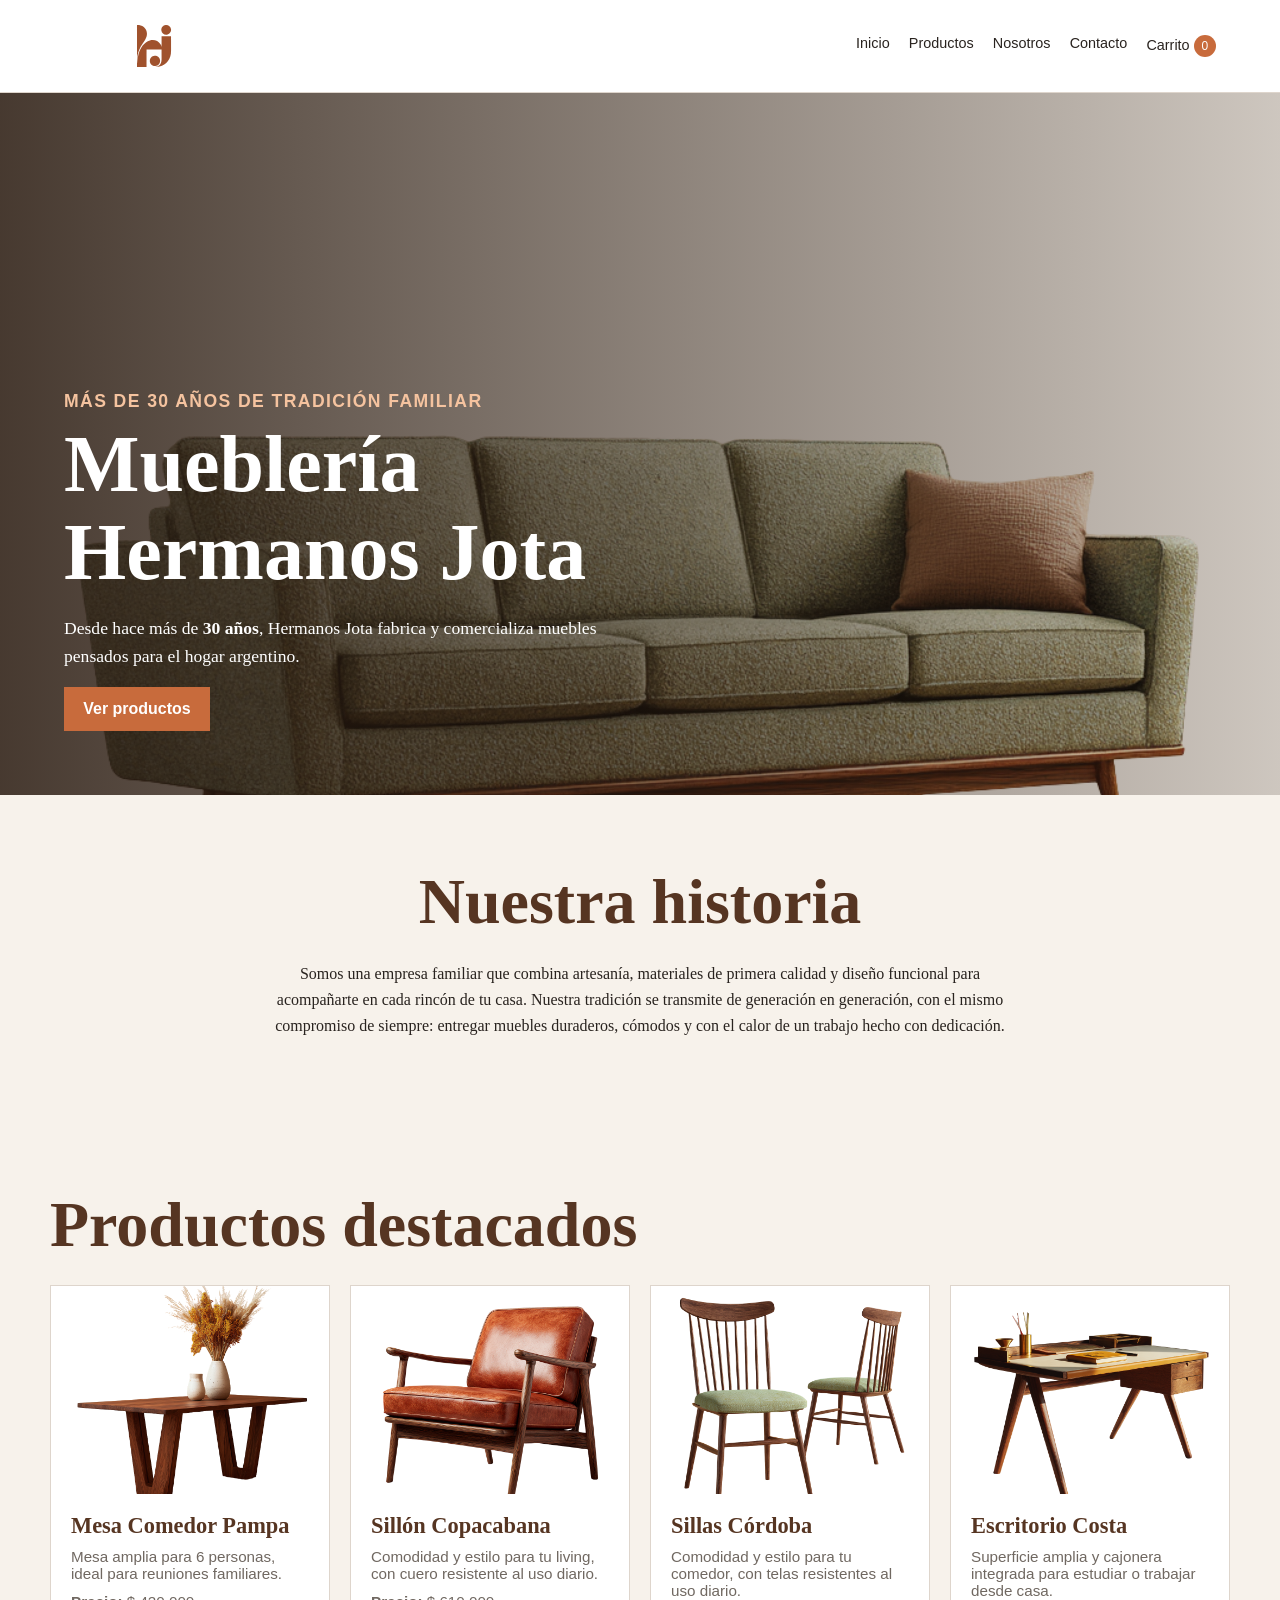
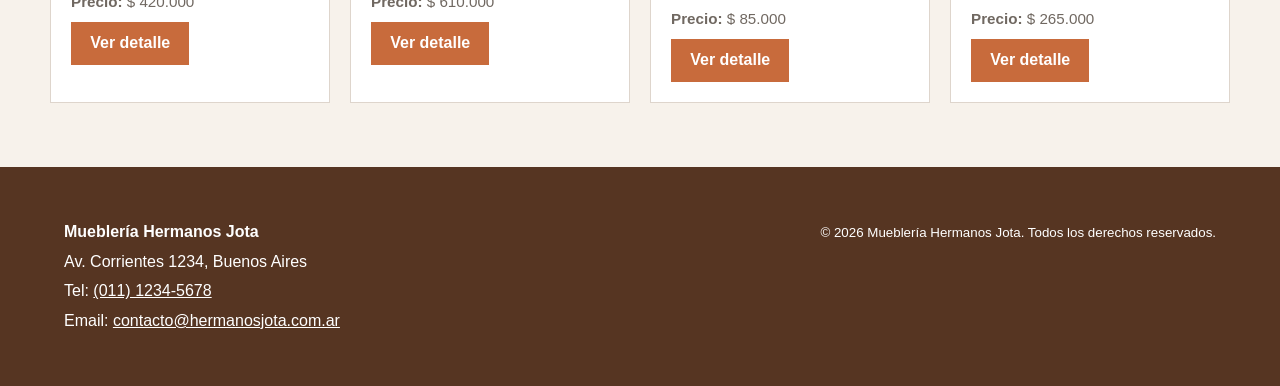
<file: index.html>
<!DOCTYPE html>
<html lang="es">

<head>
    <meta charset="UTF-8">
    <meta name="viewport" content="width=device-width, initial-scale=1.0">
    <meta name="description"
        content="Mueblería Hermanos Jota — Muebles de calidad con más de 30 años de tradición familiar.">
    <title>Mueblería Hermanos Jota | Inicio</title>
    <link rel="stylesheet" href="style.css">
</head>

<body>

    <header class="encabezado">
        <a href="index.html" aria-label="Ir al inicio">
            <img src="Kit de imágenes/logo.svg" alt="Logo de Mueblería Hermanos Jota" width="180" height="60">
        </a>

        <nav aria-label="Navegación principal">
            <ul class="navegacion">
                <li><a href="index.html">Inicio</a></li>
                <li><a href="productos.html">Productos</a></li>
                <li><a href="#nosotros">Nosotros</a></li>
                <li><a href="contacto.html">Contacto</a></li>
                <li><a href="carrito.html">Carrito <span id="contador-carrito">0</span></a></li>
            </ul>
        </nav>
    </header>

    <main>
        <section class="hero">
            <div class="hero-contenido">
                <p class="etiqueta">Más de 30 años de tradición familiar</p>

                <h1>Mueblería Hermanos Jota</h1>

                <p>
                    Desde hace más de <strong>30 años</strong>, Hermanos Jota fabrica
                    y comercializa muebles pensados para el hogar argentino.
                </p>

                <a class="boton" href="#productos-destacados">
                    Ver productos
                </a>
            </div>
        </section>

        <section id="nosotros" class="seccion-nosotros">
            <h2>Nuestra historia</h2>

            <p>
                Somos una empresa familiar que combina artesanía, materiales de
                primera calidad y diseño funcional para acompañarte en cada rincón
                de tu casa. Nuestra tradición se transmite de generación en
                generación, con el mismo compromiso de siempre: entregar muebles
                duraderos, cómodos y con el calor de un trabajo hecho con dedicación.
            </p>
        </section>

        <section id="productos-destacados" class="seccion-productos">
            <h2>Productos destacados</h2>

            <div class="grilla-productos">
                <p class="cargando">Cargando productos destacados...</p>
            </div>
        </section>
    </main>

    <footer id="contacto" class="pie">
        <address>
            <p><strong>Mueblería Hermanos Jota</strong></p>
            <p>Av. Corrientes 1234, Buenos Aires</p>
            <p>Tel: <a href="tel:+541112345678">(011) 1234-5678</a></p>
            <p>
                Email:
                <a href="mailto:contacto@hermanosjota.com.ar">
                    contacto@hermanosjota.com.ar
                </a>
            </p>
        </address>

        <p>
            <small>
                &copy; 2026 Mueblería Hermanos Jota.
                Todos los derechos reservados.
            </small>
        </p>
    </footer>

    <script src="js/productos.js"></script>
    <script src="js/carrito.js"></script>
    <script src="js/inicio.js"></script>
</body>

</html>
</file>
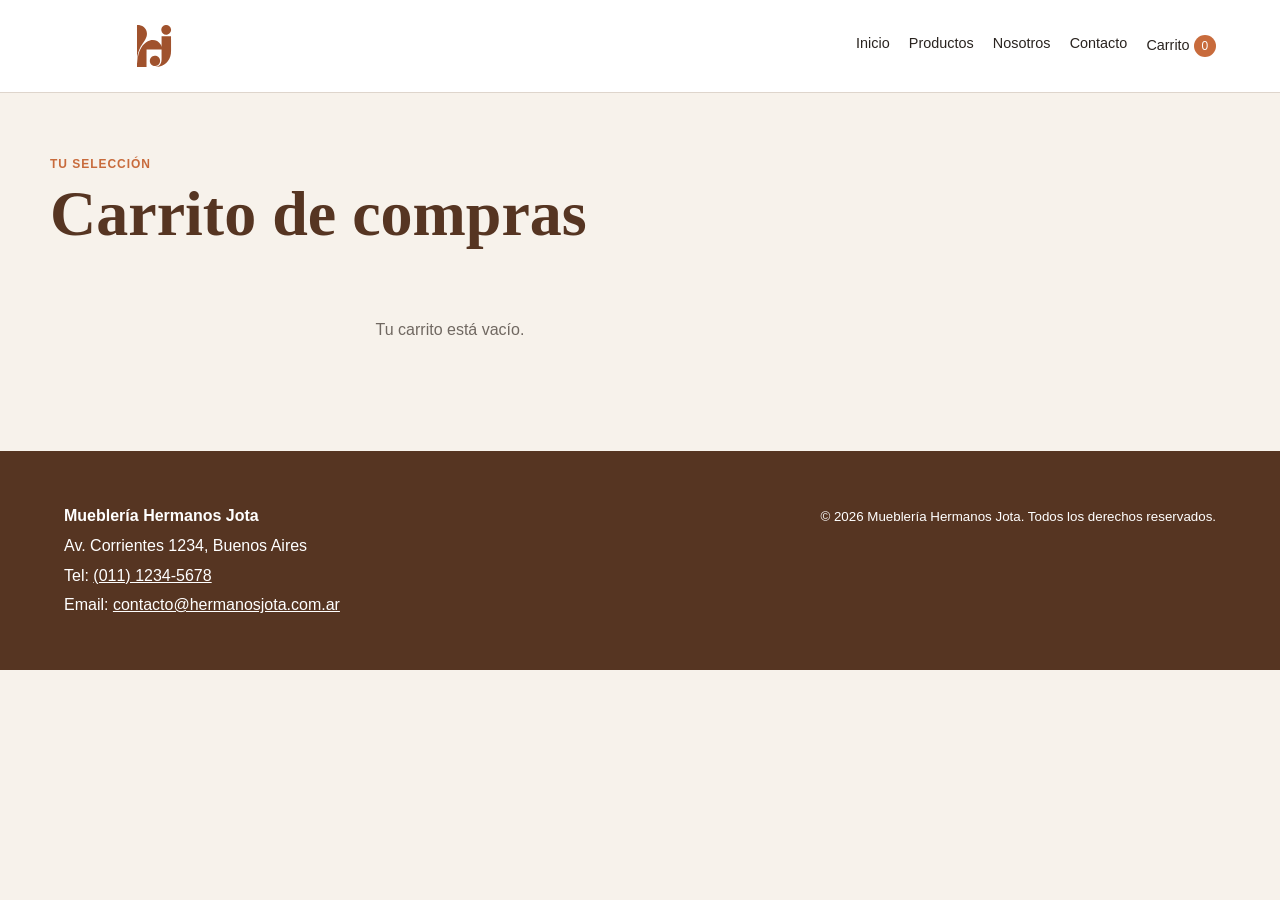
<file: carrito.html>
<!DOCTYPE html>
<html lang="es">

<head>
    <meta charset="UTF-8">
    <meta name="viewport" content="width=device-width, initial-scale=1.0">
    <meta name="description" content="Carrito de compras de Mueblería Hermanos Jota.">
    <title>Mueblería Hermanos Jota | Carrito</title>
    <link rel="stylesheet" href="style.css">
</head>

<body>

    <header class="encabezado">
        <a href="index.html" aria-label="Ir al inicio">
            <img src="Kit de imágenes/logo.svg" alt="Logo de Mueblería Hermanos Jota" width="180" height="60">
        </a>

        <nav aria-label="Navegación principal">
            <ul class="navegacion">
                <li><a href="index.html">Inicio</a></li>
                <li><a href="productos.html">Productos</a></li>
                <li><a href="index.html#nosotros">Nosotros</a></li>
                <li><a href="contacto.html">Contacto</a></li>
                <li><a href="carrito.html" aria-current="page">Carrito <span id="contador-carrito">0</span></a></li>
            </ul>
        </nav>
    </header>

    <main class="seccion-productos">
        <p class="etiqueta">Tu selección</p>
        <h1>Carrito de compras</h1>

        <div id="contenido-carrito" class="contenido-carrito">
            <p class="cargando">Cargando carrito...</p>
        </div>
    </main>

    <footer class="pie">
        <address>
            <p><strong>Mueblería Hermanos Jota</strong></p>
            <p>Av. Corrientes 1234, Buenos Aires</p>
            <p>Tel: <a href="tel:+541112345678">(011) 1234-5678</a></p>
            <p>
                Email:
                <a href="mailto:contacto@hermanosjota.com.ar">
                    contacto@hermanosjota.com.ar
                </a>
            </p>
        </address>

        <p>
            <small>&copy; 2026 Mueblería Hermanos Jota. Todos los derechos reservados.</small>
        </p>
    </footer>

    <script src="js/productos.js"></script>
    <script src="js/carrito.js"></script>
</body>

</html>
</file>
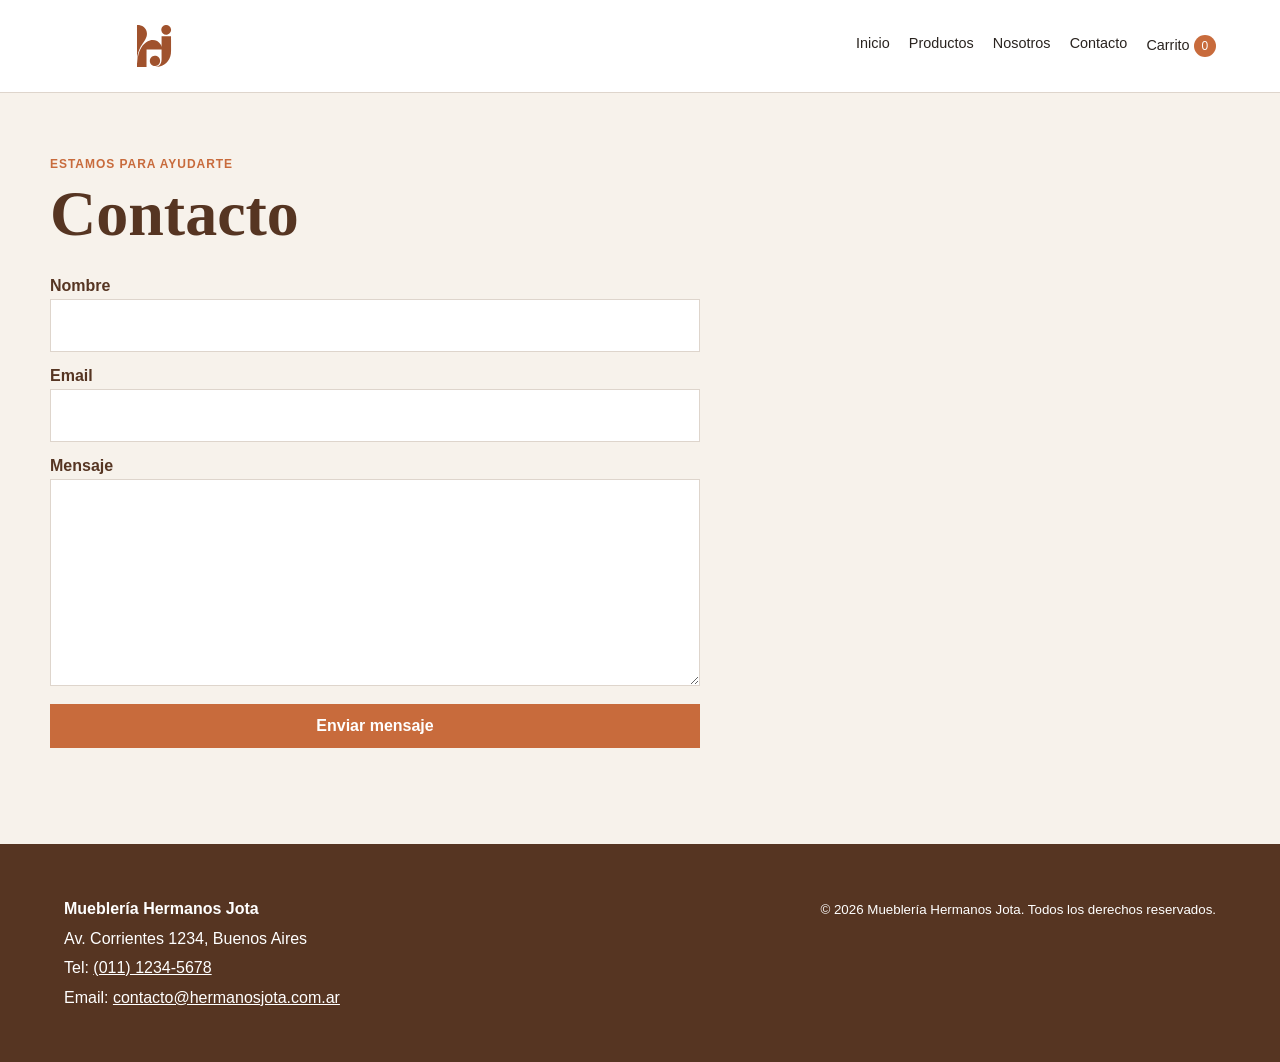
<file: contacto.html>
<!DOCTYPE html>
<html lang="es">

<head>
    <meta charset="UTF-8">
    <meta name="viewport" content="width=device-width, initial-scale=1.0">
    <meta name="description" content="Contacto de Mueblería Hermanos Jota.">
    <title>Mueblería Hermanos Jota | Contacto</title>
    <link rel="stylesheet" href="style.css">
</head>

<body>

    <header class="encabezado">
        <a href="index.html" aria-label="Ir al inicio">
            <img src="Kit de imágenes/logo.svg" alt="Logo de Mueblería Hermanos Jota" width="180" height="60">
        </a>

        <nav aria-label="Navegación principal">
            <ul class="navegacion">
                <li><a href="index.html">Inicio</a></li>
                <li><a href="productos.html">Productos</a></li>
                <li><a href="index.html#nosotros">Nosotros</a></li>
                <li><a href="contacto.html" aria-current="page">Contacto</a></li>
                <li><a href="carrito.html">Carrito <span id="contador-carrito">0</span></a></li>
            </ul>
        </nav>
    </header>

    <main class="seccion-contacto">
        <p class="etiqueta">Estamos para ayudarte</p>
        <h1>Contacto</h1>

        <form class="formulario-contacto">
            <div>
                <label for="nombre">Nombre</label>
                <input type="text" id="nombre" name="nombre" required>
            </div>

            <div>
                <label for="email">Email</label>
                <input type="email" id="email" name="email" required>
            </div>

            <div>
                <label for="mensaje">Mensaje</label>
                <textarea id="mensaje" name="mensaje" rows="7" required></textarea>
            </div>

            <button class="boton" type="submit">
                Enviar mensaje
            </button>

            <p id="mensaje-error" class="mensaje-error" hidden></p>
            <p id="mensaje-exito" class="mensaje-exito" hidden>
                Mensaje enviado correctamente.
            </p>
        </form>
    </main>

    <footer class="pie">
        <address>
            <p><strong>Mueblería Hermanos Jota</strong></p>
            <p>Av. Corrientes 1234, Buenos Aires</p>
            <p>Tel: <a href="tel:+541112345678">(011) 1234-5678</a></p>
            <p>
                Email:
                <a href="mailto:contacto@hermanosjota.com.ar">
                    contacto@hermanosjota.com.ar
                </a>
            </p>
        </address>

        <p>
            <small>&copy; 2026 Mueblería Hermanos Jota. Todos los derechos reservados.</small>
        </p>
    </footer>

    <script src="js/productos.js"></script>
    <script src="js/carrito.js"></script>
    <script src="js/contacto.js"></script>
</body>

</html>
</file>
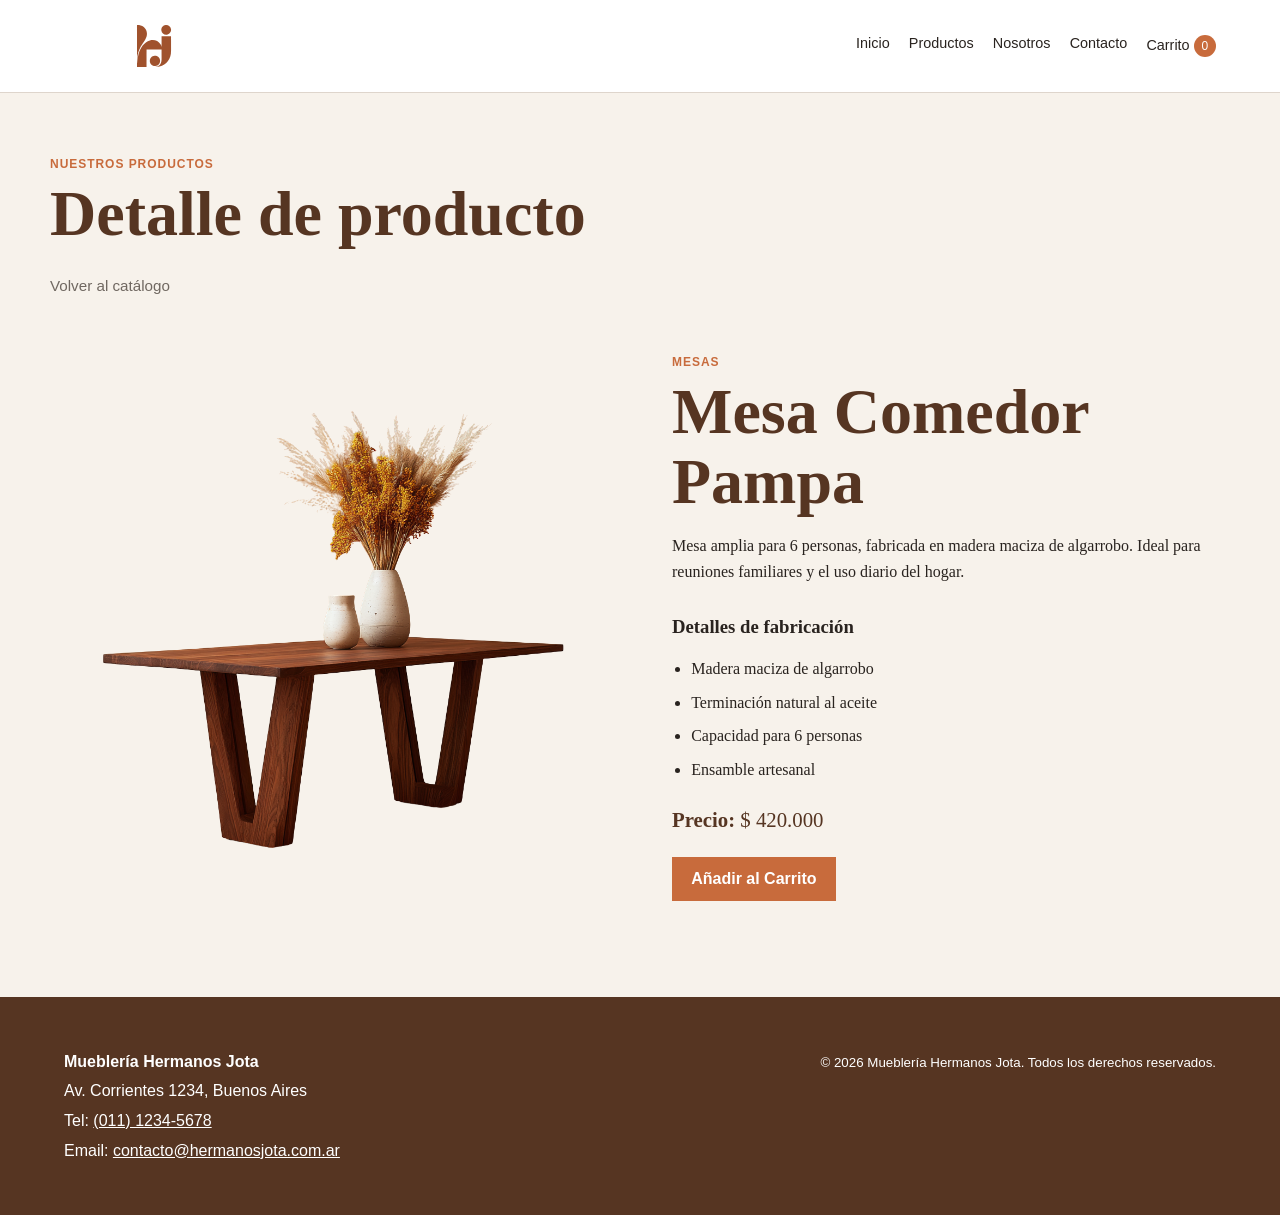
<file: producto.html>
<!DOCTYPE html>
<html lang="es">

<head>
    <meta charset="UTF-8">
    <meta name="viewport" content="width=device-width, initial-scale=1.0">
    <meta name="description" content="Detalle de productos de Mueblería Hermanos Jota.">
    <title>Mueblería Hermanos Jota | Productos</title>
    <link rel="stylesheet" href="style.css">
</head>

<body>

    <header class="encabezado">
        <a href="index.html" aria-label="Ir al inicio">
            <img src="Kit de imágenes/logo.svg"
                 alt="Logo de Mueblería Hermanos Jota"
                 width="180"
                 height="60">
        </a>

        <nav aria-label="Navegación principal">
            <ul class="navegacion">
                <li><a href="index.html">Inicio</a></li>
                <li><a href="productos.html">Productos</a></li>
                <li><a href="index.html#nosotros">Nosotros</a></li>
                <li><a href="contacto.html">Contacto</a></li>
                <li><a href="carrito.html">Carrito <span id="contador-carrito">0</span></a></li>
            </ul>
        </nav>
    </header>

    <main class="seccion-productos">
        <p class="etiqueta">Nuestros productos</p>
        <h1>Detalle de producto</h1>

        <a href="productos.html" class="boton-volver"> Volver al catálogo </a>
        
        <article id="detalle-producto" class="producto-detalle">
            <p class="cargando">Cargando producto...</p>
        </article>
    </main>

    <footer class="pie">
        <address>
            <p><strong>Mueblería Hermanos Jota</strong></p>
            <p>Av. Corrientes 1234, Buenos Aires</p>
            <p>
                Tel:
                <a href="tel:+541112345678">(011) 1234-5678</a>
            </p>
            <p>
                Email:
                <a href="mailto:contacto@hermanosjota.com.ar">
                    contacto@hermanosjota.com.ar
                </a>
            </p>
        </address>

        <p>
            <small>
                &copy; 2026 Mueblería Hermanos Jota.
                Todos los derechos reservados.
            </small>
        </p>
    </footer>

    <script src="js/productos.js"></script>
    <script src="js/carrito.js"></script>
    <script src="js/detalle.js"></script>
</body>

</html>
</file>
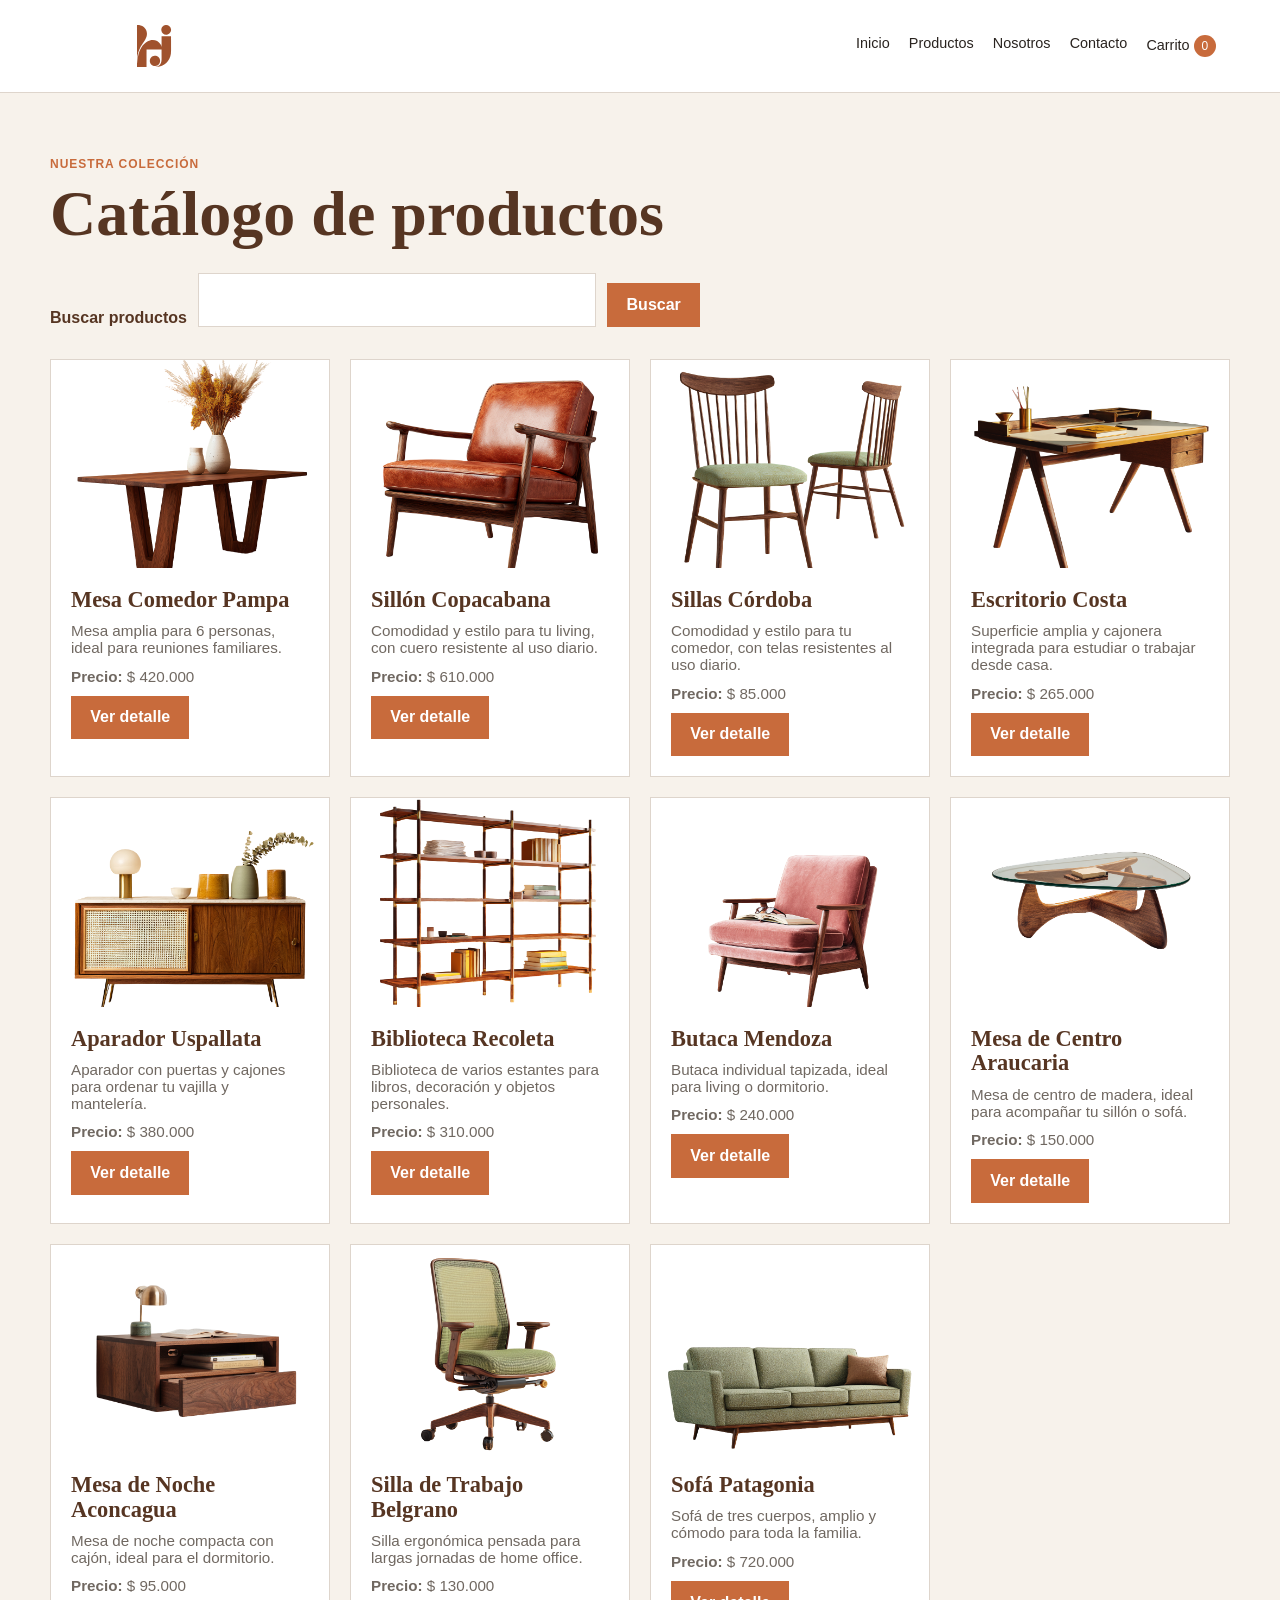
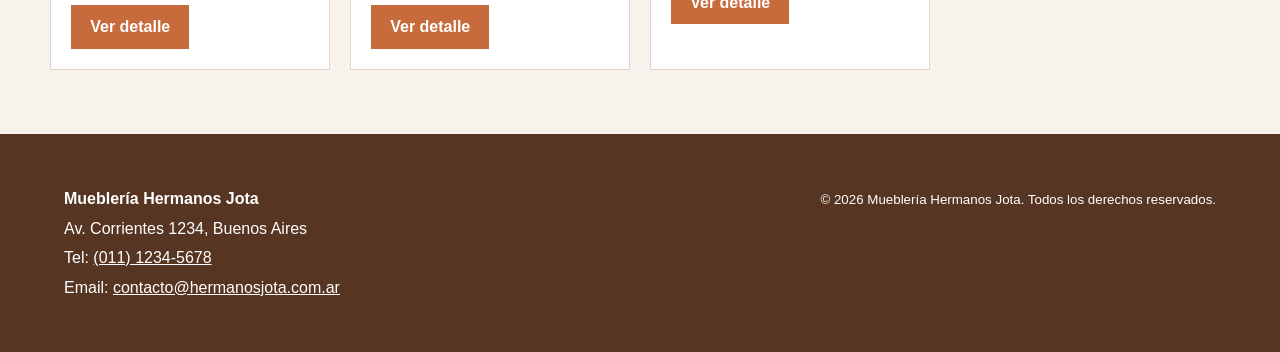
<file: productos.html>
<!DOCTYPE html>
<html lang="es">

<head>
    <meta charset="UTF-8">
    <meta name="viewport" content="width=device-width, initial-scale=1.0">
    <meta name="description" content="Catálogo de productos de Mueblería Hermanos Jota.">
    <title>Mueblería Hermanos Jota | Productos</title>
    <link rel="stylesheet" href="style.css">
</head>

<body>

    <header class="encabezado">
        <a href="index.html" aria-label="Ir al inicio">
            <img src="Kit de imágenes/logo.svg" alt="Logo de Mueblería Hermanos Jota" width="180" height="60">
        </a>

        <nav aria-label="Navegación principal">
            <ul class="navegacion">
                <li><a href="index.html">Inicio</a></li>
                <li><a href="productos.html" aria-current="page">Productos</a></li>
                <li><a href="index.html#nosotros">Nosotros</a></li>
                <li><a href="contacto.html">Contacto</a></li>
                <li><a href="carrito.html">Carrito <span id="contador-carrito">0</span></a></li>
            </ul>
        </nav>
    </header>

    <main class="seccion-productos">
        <p class="etiqueta">Nuestra colección</p>
        <h1>Catálogo de productos</h1>

        <form class="formulario-busqueda" role="search">
            <label for="busqueda">Buscar productos</label>
            <input type="search" id="busqueda" name="busqueda">
            <button class="boton" type="submit">Buscar</button>
        </form>

        <section class="grilla-productos" aria-label="Catálogo de muebles">
            <p class="cargando">Cargando catálogo...</p>
        </section>
    </main>

    <footer class="pie">
        <address>
            <p><strong>Mueblería Hermanos Jota</strong></p>
            <p>Av. Corrientes 1234, Buenos Aires</p>
            <p>Tel: <a href="tel:+541112345678">(011) 1234-5678</a></p>
            <p>
                Email:
                <a href="mailto:contacto@hermanosjota.com.ar">
                    contacto@hermanosjota.com.ar
                </a>
            </p>
        </address>

        <p>
            <small>&copy; 2026 Mueblería Hermanos Jota. Todos los derechos reservados.</small>
        </p>
    </footer>

    <script src="js/productos.js"></script>
    <script src="js/carrito.js"></script>
    <script src="js/catalogo.js"></script>
</body>

</html>
</file>
<file: style.css>
:root {
    --marron:#563522;
    --marron-claro:#a8754d;
    --naranja:#c86b3c;
    --crema:#f7f2eb;
    --blanco:#fff;
    --texto:#29231f;
    --gris:#706861;
    --borde:#ded5cc;
}

* { box-sizing:border-box; }

html { scroll-behavior:smooth; }

body {
    min-width:320px;
    margin:0;
    background:var(--crema);
    color:var(--texto);
    font:1rem/1.6 Georgia,"Times New Roman",serif;
}

img { display:block; max-width:100%; }
a { color:inherit; }
h1,h2,h3 { line-height:1.1; }

.encabezado {
    display:flex;
    flex-direction:column;
    align-items:center;
    gap:1rem;
    padding:1rem;
    background:var(--blanco);
    border-bottom:1px solid var(--borde);
}

.encabezado img {
    width:180px;
    height:60px;
    object-fit:contain;
}

.navegacion {
    display:flex;
    flex-wrap:wrap;
    justify-content:center;
    gap:.8rem 1.2rem;
    margin:0;
    padding:0;
    list-style:none;
    font:.9rem Arial,sans-serif;
}

.navegacion a { text-decoration:none; }

.navegacion a:hover,
.navegacion a:focus { color:var(--naranja); }

.navegacion span {
    display:inline-flex;
    align-items:center;
    justify-content:center;
    min-width:1.4rem;
    min-height:1.4rem;
    border-radius:50%;
    background:var(--naranja);
    color:var(--blanco);
    font-size:.75rem;
}

.hero {
    min-height:70vh;
    display:flex;
    align-items:flex-end;
    padding:2rem 1rem;
    color:var(--blanco);
    background:
        linear-gradient(90deg,rgba(40,25,15,.85),rgba(40,25,15,.2)),
        url("Kit de imágenes/Sofá Patagonia.png") center/cover;
}

.hero-contenido { width:min(100%,650px); }

.hero h1 {
    margin:.5rem 0 1rem;
    font-size:clamp(2.5rem,9vw,5rem);
}

.hero p { max-width:550px; font-size:1.1rem; }

.etiqueta {
    margin:0;
    color:var(--naranja);
    font:bold .75rem Arial,sans-serif;
    letter-spacing:.08em;
    text-transform:uppercase;
}

.hero .etiqueta { color:#f5c39f; }

.boton {
    display:inline-block;
    padding:.8rem 1.2rem;
    background:var(--naranja);
    color:var(--blanco);
    border:0;
    font:bold 1rem Arial,sans-serif;
    text-decoration:none;
    cursor:pointer;
}

.boton:hover,
.boton:focus { background:var(--marron); }

.seccion-nosotros,
.seccion-productos,
.seccion-contacto,
.detalle-producto {
    width:min(calc(100% - 2rem),1180px);
    margin:auto;
    padding:4rem 0;
}

.seccion-nosotros {
    max-width:760px;
    text-align:center;
}

.seccion-nosotros h2,
.seccion-productos h1,
.seccion-productos>h2,
.seccion-contacto h1,
.detalle-producto h1,
.producto-detalle h2 {
    color:var(--marron);
}

.seccion-nosotros h2,
.seccion-productos h1,
.seccion-productos>h2,
.seccion-contacto h1 {
    margin:.5rem 0 1.5rem;
    font-size:clamp(2rem,6vw,4rem);
}

.grilla-productos {
    display:grid;
    grid-template-columns:1fr;
    gap:1.25rem;
}

.tarjeta-mueble {
    overflow:hidden;
    background:var(--blanco);
    border:1px solid var(--borde);
}

.tarjeta-mueble img {
    width:100%;
    aspect-ratio:4/3;
    object-fit:cover;
}

.tarjeta-mueble figure { margin:0; }

.tarjeta-mueble figcaption {
    padding:.6rem 1.25rem;
    color:var(--gris);
    font:.85rem Arial,sans-serif;
}

.contenido-tarjeta { padding:1.25rem; }

.contenido-tarjeta h2,
.contenido-tarjeta h3 {
    margin:0 0 .6rem;
    color:var(--marron);
    font-size:1.4rem;
}

.contenido-tarjeta p {
    margin:0 0 .7rem;
    color:var(--gris);
    font:.95rem Arial,sans-serif;
}

.formulario-busqueda,
.formulario-contacto {
    display:flex;
    flex-direction:column;
    gap:.7rem;
    max-width:650px;
    margin-bottom:2rem;
}

.formulario-busqueda label,
.formulario-contacto label {
    color:var(--marron);
    font:bold 1rem Arial,sans-serif;
}

.formulario-busqueda input,
.formulario-contacto input,
.formulario-contacto textarea {
    width:100%;
    padding:.8rem;
    border:1px solid var(--borde);
    background:var(--blanco);
    color:var(--texto);
    font:inherit;
}

.formulario-busqueda input:focus,
.formulario-contacto input:focus,
.formulario-contacto textarea:focus {
    outline:2px solid var(--naranja);
    border-color:var(--naranja);
}

.detalle-producto,
.producto-detalle {
    display:flex;
    flex-direction:column;
    gap:2rem;
}

.detalle-producto>img,
.producto-detalle>img {
    width:100%;
    object-fit:cover;
}

.detalle-producto h1,
.producto-detalle h2 {
    margin:.5rem 0 1rem;
    font-size:clamp(2rem,6vw,4rem);
}

.detalle-producto h2,
.producto-detalle h3 {
    margin-top:2rem;
}

.producto-detalle {
    padding:2rem 0;
    border-bottom:1px solid var(--borde);
}

.producto-detalle:last-child { border:0; }

.producto-detalle>img { max-height:500px; }

.producto-detalle ul { padding-left:1.2rem; }
.producto-detalle li { margin-bottom:.5rem; }

.precio {
    color:var(--marron);
    font-size:1.3rem;
}

.mensaje-exito {
    padding:.8rem;
    background:#e1f1df;
    color:#245b2a;
    font-family:Arial,sans-serif;
}

.mensaje-error {
    padding:.8rem;
    background:#fbe4e0;
    color:#8a2f22;
    font-family:Arial,sans-serif;
}

.cargando,
.sin-resultados {
    grid-column:1/-1;
    padding:2rem 0;
    color:var(--gris);
    font:1rem Arial,sans-serif;
    text-align:center;
}

.contenido-carrito {
    display:flex;
    flex-direction:column;
    gap:1rem;
    max-width:800px;
}

.fila-carrito {
    display:flex;
    align-items:center;
    gap:1rem;
    padding:1rem;
    background:var(--blanco);
    border:1px solid var(--borde);
}

.fila-carrito img {
    width:90px;
    height:90px;
    object-fit:cover;
    flex-shrink:0;
}

.fila-carrito-info { flex:1; }

.fila-carrito-info h2 {
    margin:0 0 .3rem;
    color:var(--marron);
    font-size:1.1rem;
}

.fila-carrito-info p {
    margin:0;
    color:var(--gris);
    font:.9rem Arial,sans-serif;
}

.resumen-carrito {
    display:flex;
    flex-wrap:wrap;
    align-items:center;
    justify-content:space-between;
    gap:1rem;
    padding:1rem 0;
}

.pie {
    display:flex;
    flex-direction:column;
    gap:1rem;
    padding:2rem 1rem;
    background:var(--marron);
    color:var(--blanco);
    font-family:Arial,sans-serif;
}

.pie p { margin:.25rem 0; }
.pie address { font-style:normal; }

@media (min-width:700px) {
    .encabezado {
        flex-direction:row;
        justify-content:space-between;
        padding:1rem 4rem;
    }

    .hero { min-height:78vh; padding:4rem; }

    .seccion-nosotros,
    .seccion-productos,
    .seccion-contacto,
    .detalle-producto {
        width:min(calc(100% - 4rem),1180px);
    }

    .grilla-productos { grid-template-columns:repeat(2,1fr); }

    .formulario-busqueda {
        flex-direction:row;
        align-items:flex-end;
    }

    .formulario-busqueda input { flex:1; }

    .producto-detalle {
        flex-direction:row;
        align-items:center;
        gap:4rem;
    }

    .producto-detalle>img,
    .producto-detalle section { flex:1; }

    .pie {
        flex-direction:row;
        justify-content:space-between;
        padding:3rem 4rem;
    }
}

@media (min-width:1000px) {
    .grilla-productos {
        grid-template-columns:repeat(4,1fr);
    }
}



.boton,
.tarjeta-mueble,
.tarjeta-mueble img,
.navegacion a,
.formulario-contacto input,
.formulario-contacto textarea {
    transition: all 0.3s ease-in-out;
}
.boton:hover,
.boton:focus {
    background: var(--marron);
    transform: translateY(-3px);
    box-shadow: 0 6px 15px rgba(86, 53, 34, 0.25); 
}
.tarjeta-mueble:hover {
    transform: translateY(-6px);
    box-shadow: 0 12px 24px rgba(86, 53, 34, 0.12);
    border-color: var(--marron-claro);
}
.tarjeta-mueble:hover img {
    transform: scale(1.05);
}
@keyframes fadeInUp {
    from {
        opacity: 0;
        transform: translateY(20px);
    }
    to {
        opacity: 1;
        transform: translateY(0);
    }
}
.tarjeta-mueble {
    animation: fadeInUp 0.6s ease-out forwards;
}

  
.boton-volver {
    display: inline-flex;
    align-items: center;
    gap: 0.5rem;
    color: var(--gris);
    text-decoration: none;
    font-family: Arial, sans-serif;
    font-size: 0.95rem;
    font-weight: 500;
    margin-bottom: 1.5rem;
}

.boton-volver:hover {
    color: var(--naranja);
    
}
</file>
